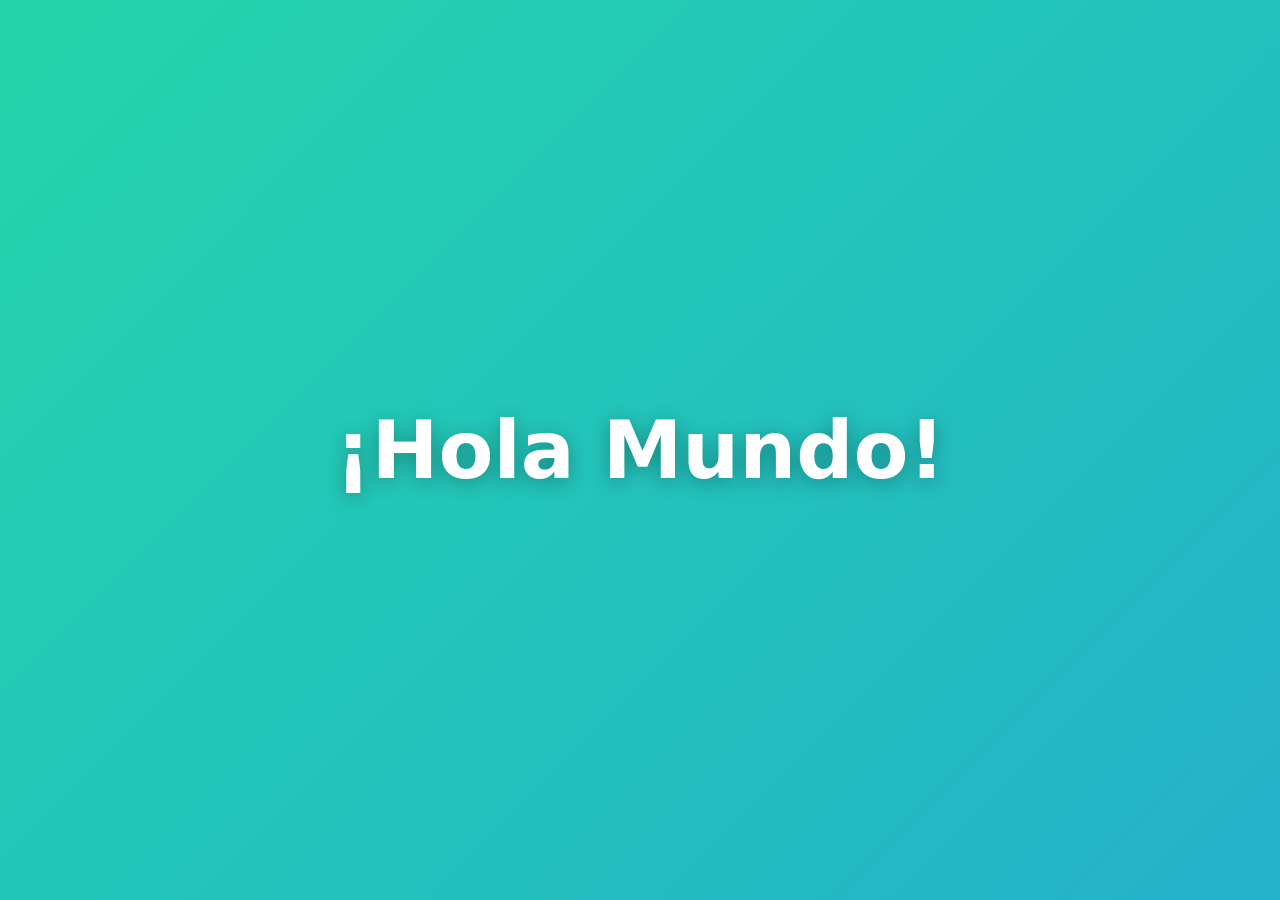
<file: TrabajoIntegrado/index.html>
<!DOCTYPE html>
<html lang="es">
<head>
  <meta charset="UTF-8">
  <meta name="viewport" content="width=device-width, initial-scale=1.0">
  <title>¡Hola Mundo!</title>
  <link rel="stylesheet" href="style.css">
  <link rel="icon" href="LOGO.png">
</head>
<body>

  <h1>¡Hola Mundo!</h1>

</body>
</html>
</file>
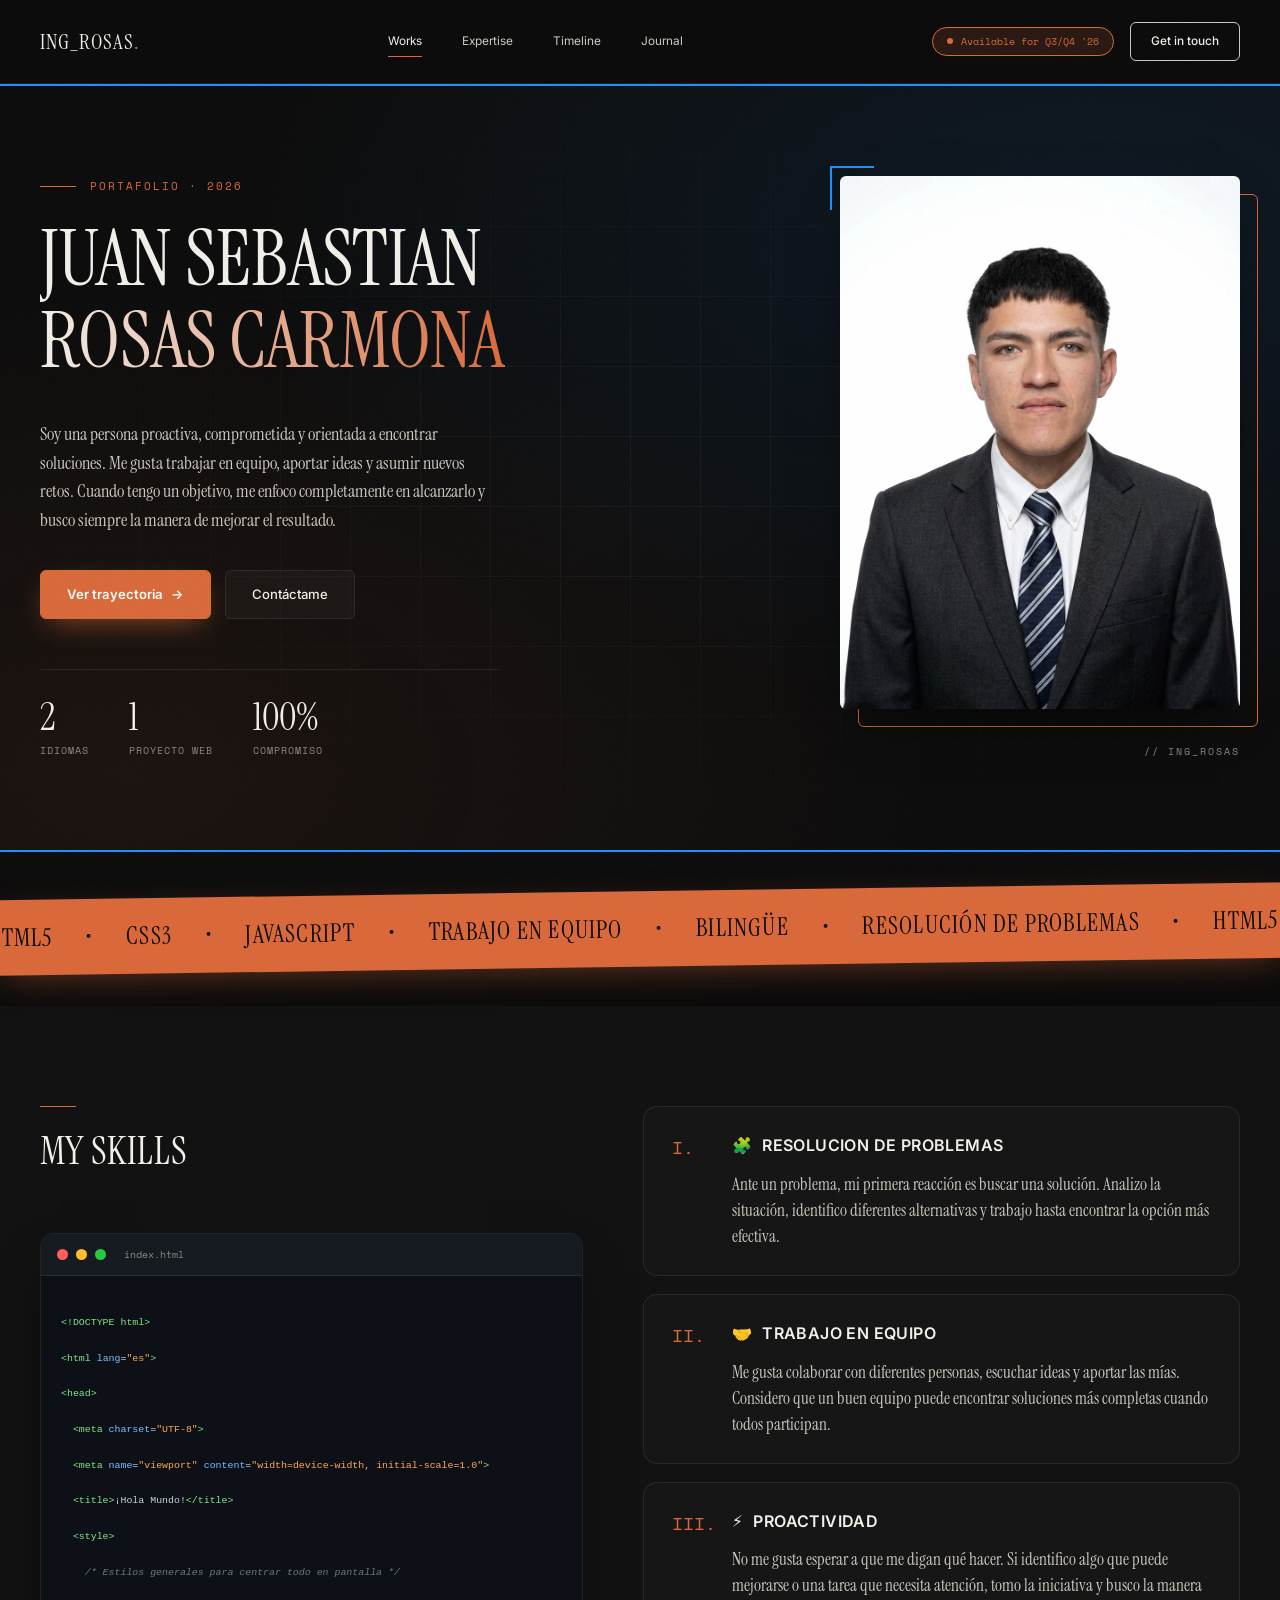
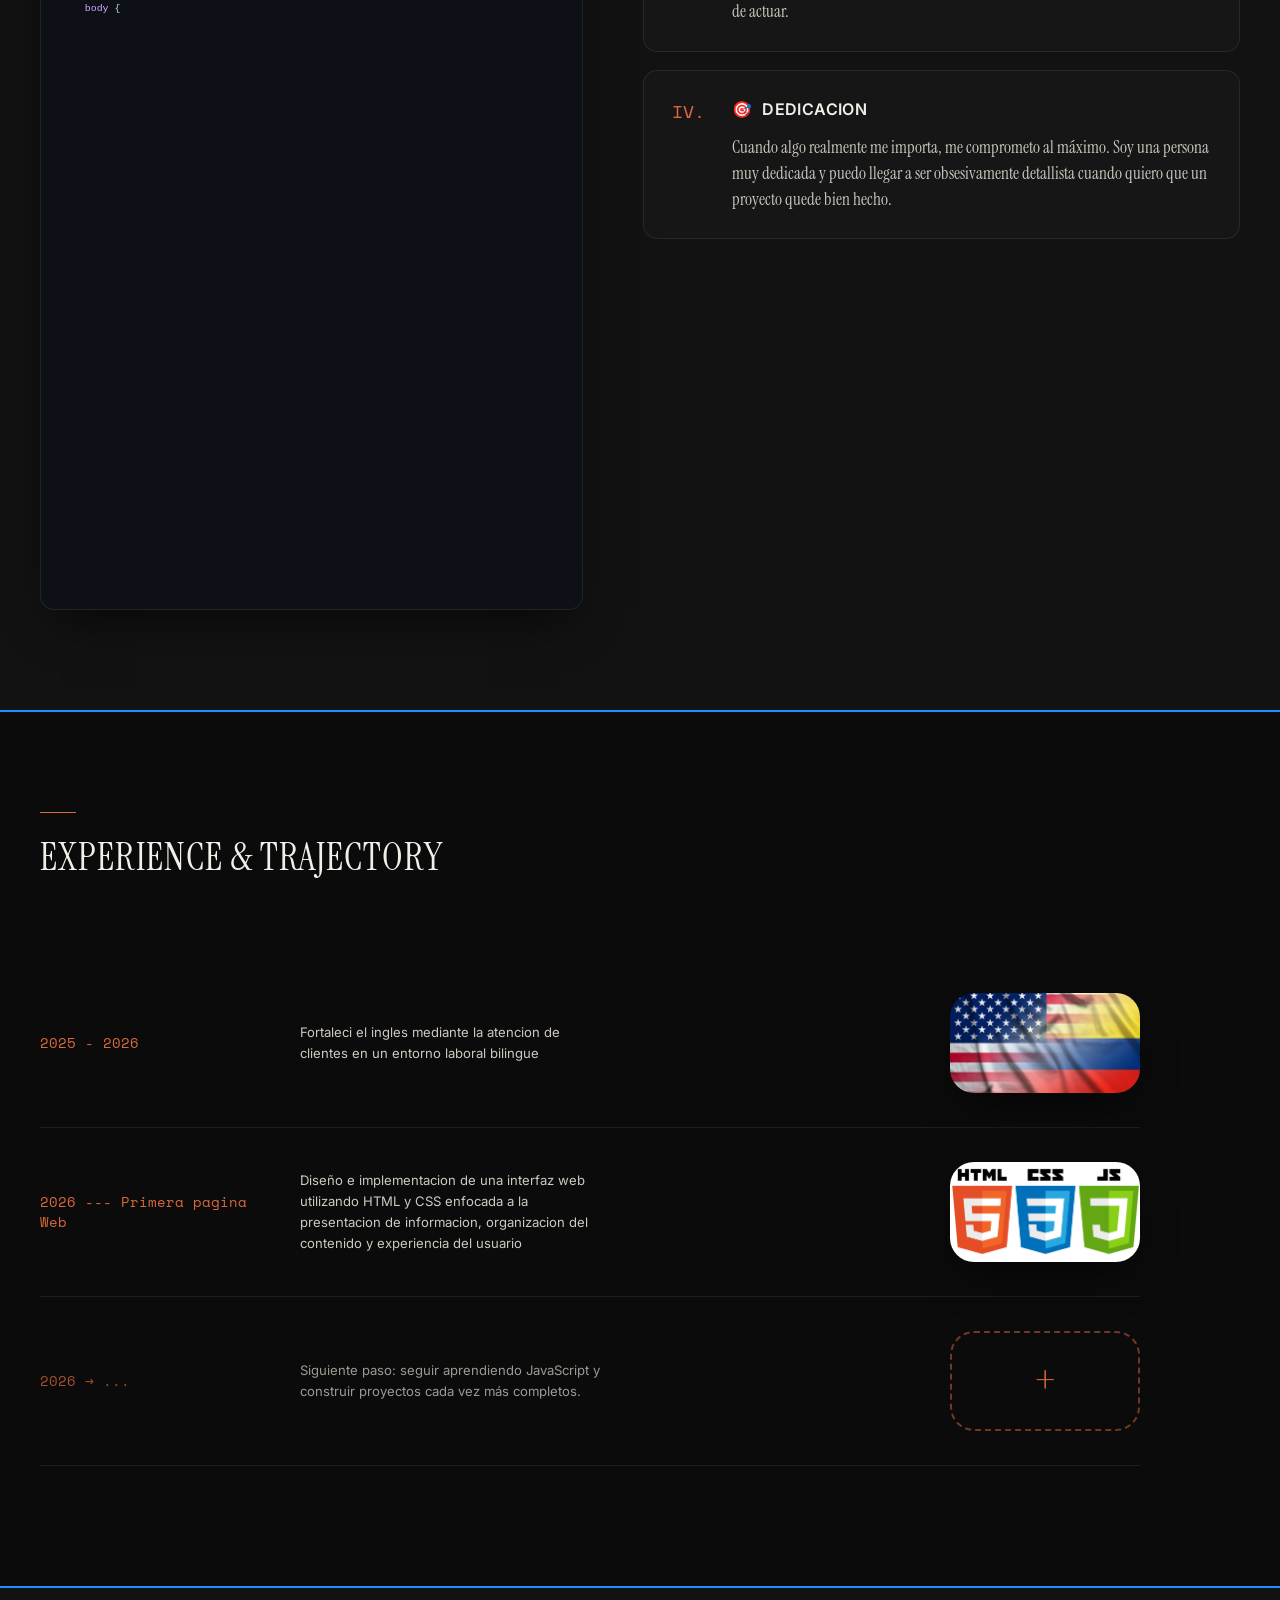
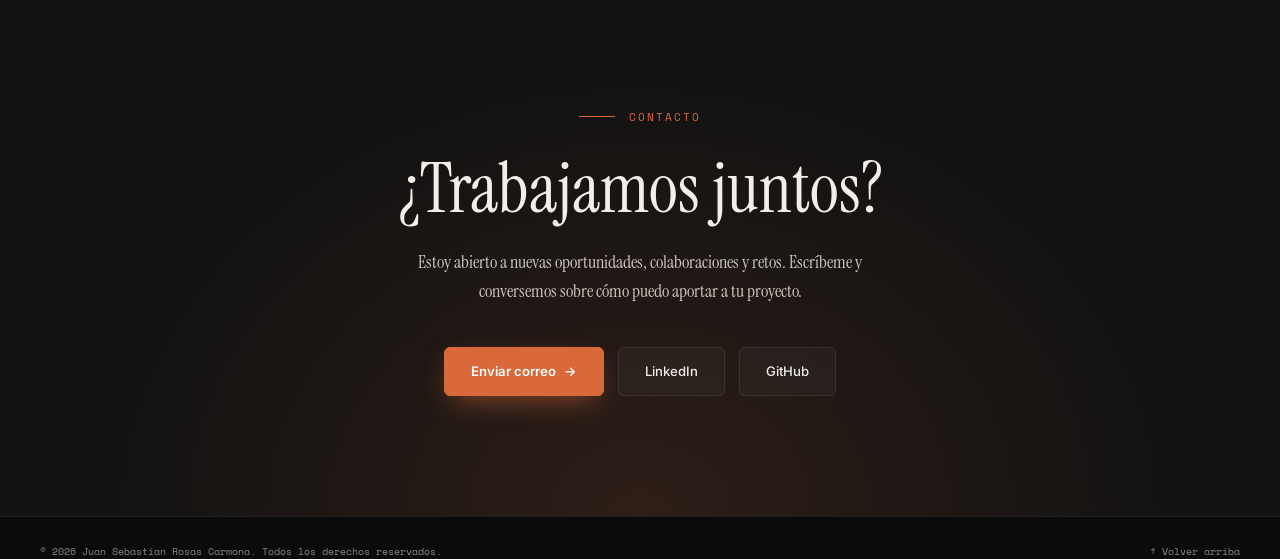
<file: AplicacionWeb/HojaDeVida.html>
<!DOCTYPE html>
<html lang="es">
<head>
  <meta charset="UTF-8">
  <meta name="viewport" content="width=device-width, initial-scale=1.0">

 
  <title>Juan Sebastian Rosas Carmona | Portafolio</title>
  <meta name="description" content="Portafolio de Juan Sebastian Rosas Carmona: persona proactiva, comprometida y orientada a soluciones. Experiencia, habilidades y primeros proyectos web con HTML, CSS y JavaScript.">
  <meta name="author" content="Juan Sebastian Rosas Carmona">
  <meta name="theme-color" content="#0b0b0b">

  
  <meta property="og:type" content="website">
  <meta property="og:title" content="Juan Sebastian Rosas Carmona | Portafolio">
  <meta property="og:description" content="Proactivo, comprometido y orientado a soluciones. Conoce mi trayectoria y habilidades.">
  <meta property="og:image" content="FotoMia.png">

  
  <link rel="icon" href="data:image/svg+xml,<svg xmlns='http://www.w3.org/2000/svg' viewBox='0 0 100 100'><text y='.9em' font-size='90'>👨‍💻</text></svg>">

  <!-- Fuentes -->
  <link rel="preconnect" href="https://fonts.googleapis.com">
  <link rel="preconnect" href="https://fonts.gstatic.com" crossorigin>
  <link href="https://fonts.googleapis.com/css2?family=Inter:wght@400;500;600;700&family=Instrument+Serif:ital@0;1&family=Space+Mono:wght@400;700&display=swap" rel="stylesheet">

  <link rel="stylesheet" href="styles.css">
  <script src="ValorAgregado.js" defer></script>
</head>

<body>

  
  <a href="#contenido" class="skip-link">Saltar al contenido</a>

  
  <div class="scroll-progress" id="scrollProgress" aria-hidden="true"></div>
  <div class="cursor-glow" id="cursorGlow" aria-hidden="true"></div>

  
  <header class="header" id="header">
    <a href="#inicio" class="logo" aria-label="Ir al inicio">ING_ROSAS<span>.</span></a>

    <nav class="nav" id="nav" aria-label="Navegación principal">
      <a href="#inicio" data-label="Works">Works</a>
      <a href="#skills" data-label="Expertise">Expertise</a>
      <a href="#experiencia" data-label="Timeline">Timeline</a>
      <a href="#contacto" data-label="Journal">Journal</a>
    </nav>

    <div class="header-actions">
      <span class="badge"><i class="dot" aria-hidden="true"></i> Available for Q3/Q4 '26</span>
      <a href="#contacto" class="btn btn-outline">Get in touch</a>
    </div>

    <button class="menu-toggle" id="menuToggle" aria-label="Abrir menú" aria-expanded="false" aria-controls="nav">
      <span></span><span></span>
    </button>
  </header>

  <main id="contenido">

   
    <section class="hero reveal" id="inicio" aria-labelledby="hero-title">
      <div class="hero-text">
        <p class="eyebrow"><span class="eyebrow-line"></span> Portafolio · 2026</p>

        <h1 id="hero-title">
          <span class="h1-line"><span>Juan Sebastian</span></span>
          <span class="h1-line"><span>Rosas Carmona</span></span>
        </h1>

        <p class="hero-desc">
          Soy una persona proactiva, comprometida y orientada a encontrar
          soluciones. Me gusta trabajar en equipo, aportar ideas y asumir
          nuevos retos. Cuando tengo un objetivo, me enfoco completamente en
          alcanzarlo y busco siempre la manera de mejorar el resultado.
        </p>

        <div class="hero-cta">
          <a href="#experiencia" class="btn btn-primary">Ver trayectoria <span aria-hidden="true">→</span></a>
          <a href="#contacto" class="btn btn-ghost">Contáctame</a>
        </div>

        
        <ul class="hero-stats" aria-label="Datos rápidos">
          <li>
            <strong data-count="2">0</strong><span>Idiomas</span>
          </li>
          <li>
            <strong data-count="1">0</strong><span>Proyecto web</span>
          </li>
          <li>
            <strong data-count="100" data-suffix="%">0</strong><span>Compromiso</span>
          </li>
        </ul>
      </div>

      <figure class="hero-photo">
        <div class="photo-frame">
          <img src="FotoMia.png" alt="Foto de Juan Sebastian Rosas Carmona" fetchpriority="high" decoding="async">
        </div>
        <span class="photo-tag" aria-hidden="true">// ING_ROSAS</span>
      </figure>
    </section>

    
    <div class="ticker" aria-hidden="true">
      <div class="ticker-track">
        <span>HTML5</span><span>•</span>
        <span>CSS3</span><span>•</span>
        <span>JavaScript</span><span>•</span>
        <span>Trabajo en equipo</span><span>•</span>
        <span>Bilingüe</span><span>•</span>
        <span>Resolución de problemas</span><span>•</span>
        <!-- Se repite para que el bucle sea continuo -->
        <span>HTML5</span><span>•</span>
        <span>CSS3</span><span>•</span>
        <span>JavaScript</span><span>•</span>
        <span>Trabajo en equipo</span><span>•</span>
        <span>Bilingüe</span><span>•</span>
        <span>Resolución de problemas</span><span>•</span>
      </div>
    </div>

    
    <section class="skills" id="skills" aria-labelledby="skills-title">
      <div class="skills-left">
        <span class="line"></span>
        <h2 id="skills-title">MY SKILLS</h2>

        
        <figure class="code-window">
          <figcaption class="code-bar">
            <span class="win-dot red"></span>
            <span class="win-dot yellow"></span>
            <span class="win-dot green"></span>
            <span class="code-filename">index.html</span>
          </figcaption>

          <pre class="code" id="code" aria-label="Ejemplo de código HTML y CSS"><code>
<span class="l"><span class="tag">&lt;!DOCTYPE html&gt;</span></span>
<span class="l"><span class="tag">&lt;html</span> <span class="attr">lang</span>=<span class="str">"es"</span><span class="tag">&gt;</span></span>
<span class="l"><span class="tag">&lt;head&gt;</span></span>
<span class="l">  <span class="tag">&lt;meta</span> <span class="attr">charset</span>=<span class="str">"UTF-8"</span><span class="tag">&gt;</span></span>
<span class="l">  <span class="tag">&lt;meta</span> <span class="attr">name</span>=<span class="str">"viewport"</span> <span class="attr">content</span>=<span class="str">"width=device-width, initial-scale=1.0"</span><span class="tag">&gt;</span></span>
<span class="l">  <span class="tag">&lt;title&gt;</span>¡Hola Mundo!<span class="tag">&lt;/title&gt;</span></span>
<span class="l">  <span class="tag">&lt;style&gt;</span></span>
<span class="l">    <span class="cmt">/* Estilos generales para centrar todo en pantalla */</span></span>
<span class="l">    <span class="sel">body</span> {</span>
<span class="l">      <span class="prop">margin</span>: <span class="val">0</span>;</span>
<span class="l">      <span class="prop">height</span>: <span class="val">100vh</span>;</span>
<span class="l">      <span class="prop">display</span>: <span class="val">flex</span>;</span>
<span class="l">      <span class="prop">justify-content</span>: <span class="val">center</span>;</span>
<span class="l">      <span class="prop">align-items</span>: <span class="val">center</span>;</span>
<span class="l">      <span class="prop">background-color</span>: <span class="val">#0a0f12</span>;</span>
<span class="l">      <span class="prop">font-family</span>: <span class="str">'Segoe UI'</span>, system-ui, sans-serif;</span>
<span class="l">      <span class="prop">overflow</span>: <span class="val">hidden</span>;</span>
<span class="l">    }</span>
<span class="l"></span>
<span class="l">    <span class="cmt">/* Texto con degradado animado y sombra brillante */</span></span>
<span class="l">    <span class="sel">h1</span> {</span>
<span class="l">      <span class="prop">font-size</span>: <span class="val">5rem</span>;</span>
<span class="l">      <span class="prop">font-weight</span>: <span class="val">900</span>;</span>
<span class="l">      <span class="prop">letter-spacing</span>: <span class="val">-2px</span>;</span>
<span class="l">      <span class="prop">margin</span>: <span class="val">0</span>;</span>
</code></pre>
        </figure>
      </div>

      <div class="skills-right">

        <article class="skill reveal">
          <span class="num" aria-hidden="true">I.</span>
          <div class="skill-body">
            <h3><span class="skill-icon" aria-hidden="true">🧩</span> RESOLUCION DE PROBLEMAS</h3>
            <p>Ante un problema, mi primera reacción es buscar una solución. Analizo la situación, identifico diferentes alternativas y trabajo hasta encontrar la opción más efectiva.</p>
          </div>
        </article>

        <article class="skill reveal">
          <span class="num" aria-hidden="true">II.</span>
          <div class="skill-body">
            <h3><span class="skill-icon" aria-hidden="true">🤝</span> TRABAJO EN EQUIPO</h3>
            <p>Me gusta colaborar con diferentes personas, escuchar ideas y aportar las mías. Considero que un buen equipo puede encontrar soluciones más completas cuando todos participan.</p>
          </div>
        </article>

        <article class="skill reveal">
          <span class="num" aria-hidden="true">III.</span>
          <div class="skill-body">
            <h3><span class="skill-icon" aria-hidden="true">⚡</span> PROACTIVIDAD</h3>
            <p>No me gusta esperar a que me digan qué hacer. Si identifico algo que puede mejorarse o una tarea que necesita atención, tomo la iniciativa y busco la manera de actuar.</p>
          </div>
        </article>

        <article class="skill reveal">
          <span class="num" aria-hidden="true">IV.</span>
          <div class="skill-body">
            <h3><span class="skill-icon" aria-hidden="true">🎯</span> DEDICACION</h3>
            <p>Cuando algo realmente me importa, me comprometo al máximo. Soy una persona muy dedicada y puedo llegar a ser obsesivamente detallista cuando quiero que un proyecto quede bien hecho.</p>
          </div>
        </article>

      </div>
    </section>

    <section class="experience" id="experiencia" aria-labelledby="exp-title">
      <div class="section-head reveal">
        <span class="line"></span>
        <h2 id="exp-title">EXPERIENCE &amp; TRAJECTORY</h2>
      </div>

      <ol class="timeline">

        <li class="row reveal">
          <span class="year">2025 - 2026</span>
          <p>Fortaleci el ingles mediante la atencion de clientes en un entorno laboral bilingue</p>
          <div class="thumb">
            <img src="imagenColEEUU.png" alt="Banderas de Estados Unidos y Colombia" loading="lazy" decoding="async">
          </div>
        </li>

        <li class="row reveal">
          <span class="year">2026 --- Primera pagina Web</span>
          <p>Diseño e implementacion de una interfaz web utilizando HTML y CSS enfocada a la presentacion de informacion, organizacion del contenido y experiencia del usuario</p>
          <div class="thumb">
            <img src="lenguajes.png" alt="Logos de HTML y CSS" loading="lazy" decoding="async">
          </div>
        </li>

        <li class="row row-next reveal" aria-label="Próximo capítulo">
          <span class="year">2026 → ...</span>
          <p>Siguiente paso: seguir aprendiendo JavaScript y construir proyectos cada vez más completos.</p>
          <div class="thumb thumb-next" aria-hidden="true"><span>+</span></div>
        </li>

      </ol>
    </section>

    
    <section class="contact" id="contacto" aria-labelledby="contact-title">
      <div class="contact-inner reveal">
        <p class="eyebrow"><span class="eyebrow-line"></span> Contacto</p>
        <h2 id="contact-title">¿Trabajamos juntos?</h2>
        <p class="contact-text">
          Estoy abierto a nuevas oportunidades, colaboraciones y retos.
          Escríbeme y conversemos sobre cómo puedo aportar a tu proyecto.
        </p>

        
        <div class="contact-links">
          <a href="mailto:tucorreo@ejemplo.com" class="btn btn-primary">Enviar correo <span aria-hidden="true">→</span></a>
          <a href="https://www.linkedin.com/in/tu-usuario" target="_blank" rel="noopener noreferrer" class="btn btn-ghost">LinkedIn</a>
          <a href="https://github.com/tu-usuario" target="_blank" rel="noopener noreferrer" class="btn btn-ghost">GitHub</a>
        </div>
      </div>
    </section>

  </main>

  
  <footer class="footer">
    <p>© <span id="year">2026</span> Juan Sebastian Rosas Carmona. Todos los derechos reservados.</p>
    <a href="#inicio" class="back-top" aria-label="Volver arriba">↑ Volver arriba</a>
  </footer>

</body>
</html>
</file>
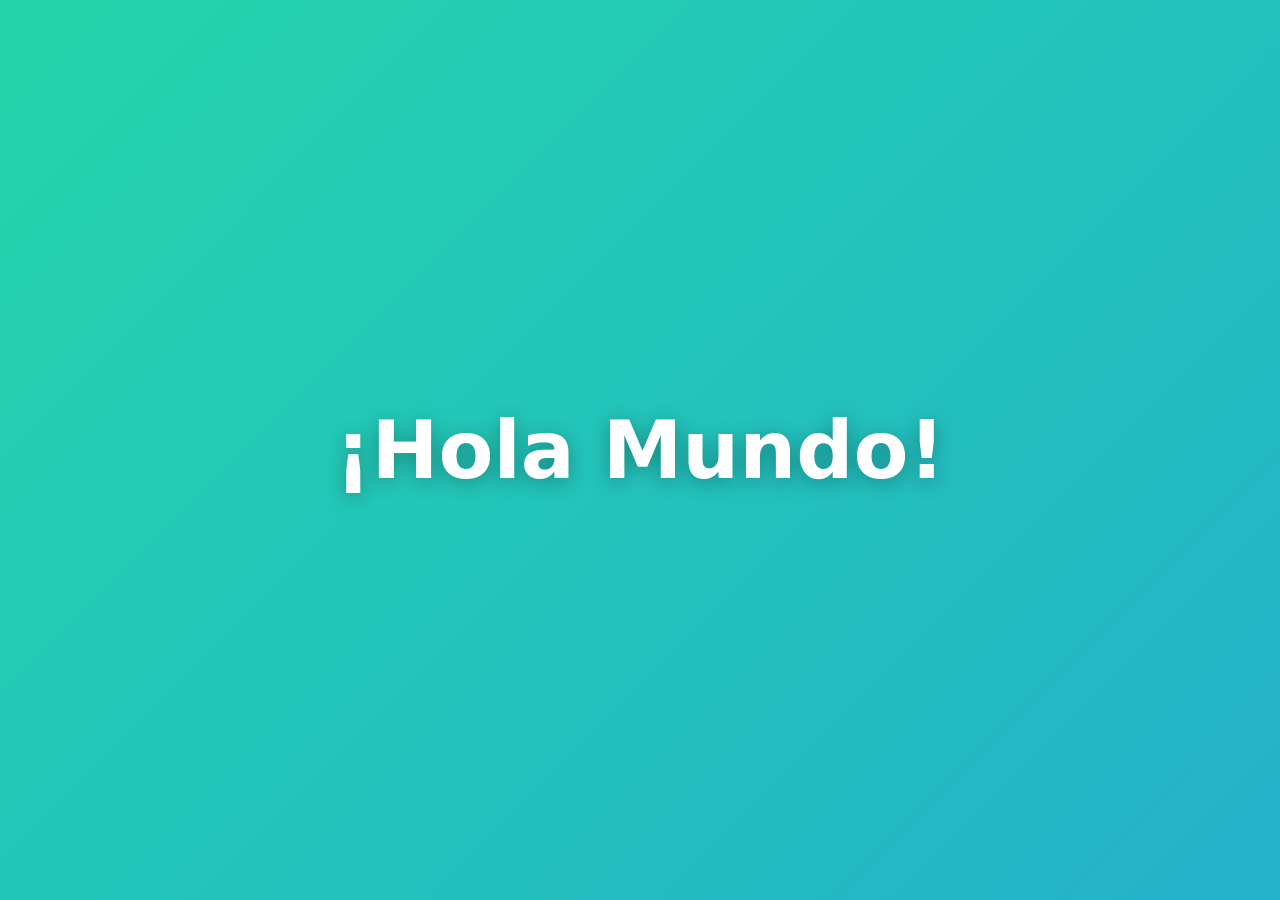
<file: TrabajoIntegrado/TodoEnUnFile.html>
<!DOCTYPE html>
<html lang="es">
<head>
  <meta charset="UTF-8">
  <meta name="viewport" content="width=device-width, initial-scale=1.0">
  <title>¡Hola Mundo!</title>
  <link rel="icon" href="LOGO.png">

  <style>
    
    body {
      margin: 0;
      height: 100vh;
      display: flex;
      justify-content: center;
      align-items: center;

      /* Fondo con degradado animado */
      background: linear-gradient(-45deg, #ee7752, #e73c7e, #23a6d5, #23d5ab);
      background-size: 400% 400%;
      animation: moverFondo 12s ease infinite;

      font-family: 'Segoe UI', system-ui, sans-serif;
    }

    
    h1 {
      margin: 0;
      color: #ffffff;
      font-size: 5rem;
      font-weight: 800;
      text-align: center;
      text-shadow: 0 4px 20px rgba(0, 0, 0, 0.3);
    }

    
    @keyframes moverFondo {
      0%   { background-position: 0% 50%; }
      50%  { background-position: 100% 50%; }
      100% { background-position: 0% 50%; }
    }
  </style>
</head>
<body>

  <h1>¡Hola Mundo!</h1>

</body>
</html>
</file>
<file: TrabajoIntegrado/style.css>
body {
  margin: 0;
  height: 100vh;
  display: flex;
  justify-content: center;
  align-items: center;

  
  background: linear-gradient(-45deg, #ee7752, #e73c7e, #23a6d5, #23d5ab);
  background-size: 400% 400%;
  animation: moverFondo 12s ease infinite;

  font-family: 'Segoe UI', system-ui, sans-serif;
}


h1 {
  margin: 0;
  color: #ffffff;
  font-size: 5rem;
  font-weight: 800;
  text-align: center;
  text-shadow: 0 4px 20px rgba(0, 0, 0, 0.3);
}


@keyframes moverFondo {
  0%   { background-position: 0% 50%; }
  50%  { background-position: 100% 50%; }
  100% { background-position: 0% 50%; }
}
</file>
<file: AplicacionWeb/styles.css>
:root {
  --bg: #0b0b0b;
  --bg-soft: #121212;
  --bg-card: #161616;
  --text: #f2efe9;
  --muted: #cfcac1;
  --muted-2: #8d8981;
  --accent: #d9693a;
  --accent-soft: rgba(217, 105, 58, 0.14);
  --blue: #1e8fff;
  --line: rgba(255, 255, 255, 0.08);

  --font-display: 'Instrument Serif', Georgia, serif;
  --font-body: 'Inter', system-ui, sans-serif;
  --font-mono: 'Space Mono', monospace;

  --ease: cubic-bezier(0.2, 0.8, 0.2, 1);
  --radius: 14px;
  --shadow: 0 20px 50px -20px rgba(0, 0, 0, 0.8);
}

*,
*::before,
*::after {
  margin: 0;
  padding: 0;
  box-sizing: border-box;
}

html {
  scroll-behavior: smooth;
  scroll-padding-top: 80px; 
}

body {
  background: var(--bg);
  color: var(--text);
  font-family: var(--font-body);
  line-height: 1.6;
  overflow-x: hidden;
  -webkit-font-smoothing: antialiased;
}

a {
  color: inherit;
  text-decoration: none;
}

ul,
ol {
  list-style: none;
}

img {
  display: block;
  max-width: 100%;
}

::selection {
  background: var(--accent);
  color: #fff;
}


::-webkit-scrollbar { width: 10px; height: 10px; }
::-webkit-scrollbar-track { background: var(--bg); }
::-webkit-scrollbar-thumb {
  background: #2a2a2a;
  border-radius: 10px;
  border: 2px solid var(--bg);
}
::-webkit-scrollbar-thumb:hover { background: var(--accent); }


:focus-visible {
  outline: 2px solid var(--accent);
  outline-offset: 3px;
  border-radius: 4px;
}


body::before {
  content: '';
  position: fixed;
  inset: 0;
  z-index: 1000;
  pointer-events: none;
  opacity: 0.035;
  background-image: url("data:image/svg+xml,%3Csvg xmlns='http://www.w3.org/2000/svg' width='160' height='160'%3E%3Cfilter id='n'%3E%3CfeTurbulence type='fractalNoise' baseFrequency='0.85' numOctaves='2' stitchTiles='stitch'/%3E%3C/filter%3E%3Crect width='100%25' height='100%25' filter='url(%23n)'/%3E%3C/svg%3E");
}


.skip-link {
  position: fixed;
  top: -60px;
  left: 20px;
  z-index: 2000;
  padding: 10px 18px;
  background: var(--accent);
  color: #fff;
  font-size: 0.8rem;
  font-weight: 600;
  border-radius: 6px;
  transition: top 0.3s var(--ease);
}

.skip-link:focus {
  top: 16px;
}


.scroll-progress {
  position: fixed;
  top: 0;
  left: 0;
  z-index: 1100;
  width: 0;
  height: 3px;
  background: linear-gradient(90deg, var(--accent), var(--blue));
  box-shadow: 0 0 12px var(--accent);
}


.cursor-glow {
  position: fixed;
  top: 0;
  left: 0;
  z-index: 1;
  width: 520px;
  height: 520px;
  margin: -260px 0 0 -260px;
  pointer-events: none;
  background: radial-gradient(circle, rgba(217, 105, 58, 0.13), transparent 65%);
  transform: translate3d(var(--mx, -999px), var(--my, -999px), 0);
  transition: opacity 0.4s;
  will-change: transform;
}

main,
.footer {
  position: relative;
  z-index: 2;
}



.header {
  position: sticky;
  top: 0;
  z-index: 100;
  display: flex;
  align-items: center;
  justify-content: space-between;
  padding: 22px 40px;
  background: rgba(11, 11, 11, 0.75);
  backdrop-filter: blur(14px) saturate(140%);
  -webkit-backdrop-filter: blur(14px) saturate(140%);
  border-bottom: 1px solid var(--line);
  transition: padding 0.4s var(--ease), background 0.4s, box-shadow 0.4s;
}


.header.scrolled {
  padding: 14px 40px;
  background: rgba(11, 11, 11, 0.92);
  box-shadow: 0 10px 30px -15px rgba(0, 0, 0, 0.9);
}

.logo {
  font-family: var(--font-display);
  font-size: 1.3rem;
  letter-spacing: 1px;
  transition: letter-spacing 0.4s var(--ease);
}

.logo:hover {
  letter-spacing: 3px;
}

.logo span {
  color: var(--accent);
}

.nav {
  display: flex;
  gap: 40px;
  font-size: 0.74rem;
  color: var(--muted);
}

.nav a {
  position: relative;
  padding: 4px 0;
  transition: color 0.3s;
}

.nav a::after {
  content: '';
  position: absolute;
  left: 0;
  bottom: -2px;
  width: 100%;
  height: 1px;
  background: var(--accent);
  transform: scaleX(0);
  transform-origin: right;
  transition: transform 0.4s var(--ease);
}

.nav a:hover,
.nav a.active {
  color: var(--text);
}

.nav a:hover::after,
.nav a.active::after {
  transform: scaleX(1);
  transform-origin: left;
}

.header-actions {
  display: flex;
  align-items: center;
  gap: 16px;
}

.badge {
  display: inline-flex;
  align-items: center;
  gap: 8px;
  padding: 6px 14px;
  border: 1px solid var(--accent);
  border-radius: 999px;
  background: var(--accent-soft);
  font-family: var(--font-mono);
  font-size: 0.6rem;
  color: var(--accent);
  white-space: nowrap;
}

.dot {
  width: 6px;
  height: 6px;
  border-radius: 50%;
  background: var(--accent);
  box-shadow: 0 0 0 0 rgba(217, 105, 58, 0.7);
  animation: pulse 2s infinite;
}

@keyframes pulse {
  0%   { box-shadow: 0 0 0 0 rgba(217, 105, 58, 0.7); }
  70%  { box-shadow: 0 0 0 8px rgba(217, 105, 58, 0); }
  100% { box-shadow: 0 0 0 0 rgba(217, 105, 58, 0); }
}


.menu-toggle {
  display: none;
  background: none;
  border: none;
  cursor: pointer;
  width: 32px;
  height: 32px;
  position: relative;
}

.menu-toggle span {
  position: absolute;
  left: 4px;
  width: 24px;
  height: 2px;
  background: var(--text);
  transition: transform 0.3s var(--ease);
}

.menu-toggle span:first-child { top: 11px; }
.menu-toggle span:last-child  { top: 19px; }

.menu-toggle.open span:first-child { transform: translateY(4px) rotate(45deg); }
.menu-toggle.open span:last-child  { transform: translateY(-4px) rotate(-45deg); }



.btn {
  position: relative;
  display: inline-flex;
  align-items: center;
  gap: 8px;
  padding: 9px 20px;
  border: 1px solid var(--muted);
  border-radius: 6px;
  font-size: 0.74rem;
  font-weight: 500;
  cursor: pointer;
  overflow: hidden;
  transition: background 0.3s, color 0.3s, border-color 0.3s,
              transform 0.3s var(--ease), box-shadow 0.3s;
}

.btn:hover {
  transform: translateY(-3px);
}


.btn-outline:hover {
  background: var(--text);
  color: var(--bg);
}


.btn-primary {
  padding: 13px 26px;
  border-color: var(--accent);
  background: var(--accent);
  color: #fff;
  font-size: 0.82rem;
  font-weight: 600;
  box-shadow: 0 10px 30px -10px rgba(217, 105, 58, 0.7);
}

.btn-primary span {
  transition: transform 0.3s var(--ease);
}

.btn-primary:hover {
  background: #e97a4a;
  border-color: #e97a4a;
  box-shadow: 0 16px 36px -10px rgba(217, 105, 58, 0.9);
}

.btn-primary:hover span {
  transform: translateX(5px);
}


.btn-ghost {
  padding: 13px 26px;
  border-color: var(--line);
  background: rgba(255, 255, 255, 0.03);
  font-size: 0.82rem;
}

.btn-ghost:hover {
  border-color: var(--accent);
  color: var(--accent);
  background: var(--accent-soft);
}


.hero {
  position: relative;
  display: grid;
  grid-template-columns: 1fr 1fr;
  align-items: center;
  gap: 60px;
  padding: 90px 40px;
  min-height: 85vh;
  border-top: 2px solid var(--blue);
  border-bottom: 2px solid var(--blue);
  background:
    radial-gradient(ellipse at 85% 20%, rgba(30, 143, 255, 0.10), transparent 55%),
    radial-gradient(ellipse at 10% 90%, rgba(217, 105, 58, 0.08), transparent 50%),
    var(--bg);
  overflow: hidden;
}


.hero::before {
  content: '';
  position: absolute;
  inset: 0;
  background-image:
    linear-gradient(var(--line) 1px, transparent 1px),
    linear-gradient(90deg, var(--line) 1px, transparent 1px);
  background-size: 70px 70px;
  mask-image: radial-gradient(ellipse at center, #000 20%, transparent 75%);
  -webkit-mask-image: radial-gradient(ellipse at center, #000 20%, transparent 75%);
  opacity: 0.5;
  pointer-events: none;
}

.hero-text,
.hero-photo {
  position: relative;
  z-index: 1;
}

.eyebrow {
  display: flex;
  align-items: center;
  gap: 14px;
  margin-bottom: 26px;
  font-family: var(--font-mono);
  font-size: 0.7rem;
  letter-spacing: 2px;
  text-transform: uppercase;
  color: var(--accent);
}

.eyebrow-line {
  width: 36px;
  height: 1px;
  background: var(--accent);
}

.hero h1 {
  font-family: var(--font-display);
  font-weight: 400;
  font-size: clamp(2.8rem, 6vw, 5.2rem);
  line-height: 1;
  text-transform: uppercase;
  margin-bottom: 36px;
}


.h1-line {
  display: block;
  overflow: hidden;
  padding-bottom: 0.06em;
}

.h1-line span {
  display: inline-block;
  transform: translateY(110%);
  animation: lineUp 1.1s var(--ease) forwards;
}

.h1-line:nth-child(2) span {
  animation-delay: 0.15s;
  background: linear-gradient(90deg, var(--text), var(--accent));
  -webkit-background-clip: text;
  background-clip: text;
  -webkit-text-fill-color: transparent;
}

@keyframes lineUp {
  to { transform: translateY(0); }
}

.hero-desc {
  max-width: 460px;
  font-family: var(--font-display);
  font-size: 1.15rem;
  line-height: 1.55;
  color: var(--muted);
}

.hero-cta {
  display: flex;
  flex-wrap: wrap;
  gap: 14px;
  margin-top: 36px;
}


.hero-stats {
  display: flex;
  gap: 40px;
  margin-top: 50px;
  padding-top: 28px;
  border-top: 1px solid var(--line);
  max-width: 460px;
}

.hero-stats li {
  display: flex;
  flex-direction: column;
}

.hero-stats strong {
  font-family: var(--font-display);
  font-size: 2.4rem;
  font-weight: 400;
  line-height: 1;
  color: var(--text);
}

.hero-stats span {
  margin-top: 6px;
  font-family: var(--font-mono);
  font-size: 0.62rem;
  letter-spacing: 1px;
  text-transform: uppercase;
  color: var(--muted-2);
}


.hero-photo {
  justify-self: end;
  width: 100%;
  max-width: 400px;
}

.photo-frame {
  position: relative;
  border-radius: 6px;
  box-shadow: var(--shadow);
  transition: transform 0.6s var(--ease);
}


.photo-frame::before {
  content: '';
  position: absolute;
  inset: 18px -18px -18px 18px;
  z-index: -1;
  border: 1px solid var(--accent);
  border-radius: 6px;
  transition: inset 0.6s var(--ease);
}


.photo-frame::after {
  content: '';
  position: absolute;
  top: -10px;
  left: -10px;
  width: 44px;
  height: 44px;
  border-top: 2px solid var(--blue);
  border-left: 2px solid var(--blue);
}

.photo-frame img {
  width: 100%;
  height: 100%;
  object-fit: cover;
  border-radius: 6px;
  filter: grayscale(0.15) contrast(1.03);
  transition: filter 0.6s, transform 0.6s var(--ease);
}

.hero-photo:hover .photo-frame::before {
  inset: 10px -10px -10px 10px;
}

.hero-photo:hover .photo-frame img {
  filter: grayscale(0) contrast(1.05);
}

.photo-tag {
  display: block;
  margin-top: 34px;
  text-align: right;
  font-family: var(--font-mono);
  font-size: 0.65rem;
  letter-spacing: 2px;
  color: var(--muted-2);
}


.ticker {
  overflow: hidden;
  padding: 18px 0;
  background: var(--accent);
  color: #0b0b0b;
  transform: rotate(-0.8deg) scale(1.02);
  margin: 40px 0;
  box-shadow: 0 10px 40px -15px rgba(217, 105, 58, 0.6);
}

.ticker-track {
  display: flex;
  width: max-content;
  gap: 32px;
  animation: marquee 28s linear infinite;
}

.ticker:hover .ticker-track {
  animation-play-state: paused;
}

.ticker-track span {
  font-family: var(--font-display);
  font-size: 1.5rem;
  text-transform: uppercase;
  letter-spacing: 1px;
  white-space: nowrap;
}

@keyframes marquee {
  to { transform: translateX(-50%); }
}



.skills {
  display: grid;
  grid-template-columns: 1fr 1.1fr;
  gap: 60px;
  padding: 100px 40px;
  background: var(--bg-soft);
}

.skills h2,
.experience h2 {
  font-family: var(--font-display);
  font-weight: 400;
  font-size: clamp(1.8rem, 3vw, 2.4rem);
  letter-spacing: 1px;
}

.line {
  display: block;
  width: 36px;
  height: 1px;
  margin-bottom: 14px;
  background: var(--accent);
}


.code-window {
  margin-top: 50px;
  border: 1px solid var(--line);
  border-radius: var(--radius);
  background: #0d1117;
  box-shadow: var(--shadow);
  overflow: hidden;
  transition: transform 0.5s var(--ease), border-color 0.4s;
}

.code-window:hover {
  transform: translateY(-6px);
  border-color: rgba(217, 105, 58, 0.4);
}

.code-bar {
  display: flex;
  align-items: center;
  gap: 8px;
  padding: 12px 16px;
  background: #161b22;
  border-bottom: 1px solid var(--line);
}

.win-dot {
  width: 11px;
  height: 11px;
  border-radius: 50%;
}

.win-dot.red    { background: #ff5f56; }
.win-dot.yellow { background: #ffbd2e; }
.win-dot.green  { background: #27c93f; }

.code-filename {
  margin-left: 10px;
  font-family: var(--font-mono);
  font-size: 0.65rem;
  color: var(--muted-2);
}

.code {
  padding: 20px;
  font-family: var(--font-mono);
  font-size: 0.62rem;
  line-height: 1.75;
  color: #c9d1d9;
  overflow-x: auto;
}

.code .l {
  display: block;
  white-space: pre;
  opacity: 0;
  transform: translateX(-10px);
  transition: opacity 0.4s, transform 0.4s var(--ease);
}

.code .l.show {
  opacity: 1;
  transform: none;
}

.code .tag  { color: #7ee787; }
.code .attr { color: #79c0ff; }
.code .str  { color: #ffa657; }
.code .cmt  { color: #6e7681; font-style: italic; }
.code .sel  { color: #d2a8ff; }
.code .prop { color: #79c0ff; }
.code .val  { color: #ffa657; }


.skills-right {
  display: flex;
  flex-direction: column;
  gap: 18px;
}

.skill {
  position: relative;
  display: grid;
  grid-template-columns: 60px 1fr;
  align-items: start;
  padding: 26px 28px;
  border: 1px solid var(--line);
  border-radius: var(--radius);
  background: var(--bg-card);
  overflow: hidden;
  transition: transform 0.5s var(--ease), border-color 0.4s,
              box-shadow 0.4s, background 0.4s,
              opacity 0.8s ease;
}


.skill::before {
  content: '';
  position: absolute;
  left: 0;
  top: 0;
  width: 3px;
  height: 100%;
  background: var(--accent);
  transform: scaleY(0);
  transform-origin: top;
  transition: transform 0.5s var(--ease);
}

.skill:hover {
  transform: translateX(8px);
  border-color: rgba(217, 105, 58, 0.45);
  background: #1a1a1a;
  box-shadow: var(--shadow);
}

.skill:hover::before {
  transform: scaleY(1);
}

.num {
  font-family: var(--font-mono);
  font-size: 1.1rem;
  color: var(--accent);
  transition: transform 0.4s var(--ease);
}

.skill:hover .num {
  transform: translateX(4px) scale(1.1);
}

.skill h3 {
  display: flex;
  align-items: center;
  gap: 10px;
  margin-bottom: 12px;
  font-size: 1rem;
  font-weight: 600;
  letter-spacing: 0.4px;
}

.skill-icon {
  display: inline-block;
  transition: transform 0.5s var(--ease);
}

.skill:hover .skill-icon {
  transform: rotate(-12deg) scale(1.25);
}

.skill p {
  font-family: var(--font-display);
  font-size: 1.05rem;
  line-height: 1.55;
  color: var(--muted);
}



.experience {
  padding: 100px 40px 120px;
  border-top: 2px solid var(--blue);
}

.section-head {
  margin-bottom: 70px;
}

.timeline {
  position: relative;
  max-width: 1100px;
}

.row {
  position: relative;
  display: grid;
  grid-template-columns: 230px 1fr 260px;
  align-items: center;
  gap: 30px;
  padding: 34px 0;
  border-bottom: 1px solid var(--line);
  transition: padding 0.5s var(--ease), background 0.4s;
}


.row::after {
  content: '';
  position: absolute;
  left: 0;
  bottom: -1px;
  width: 100%;
  height: 1px;
  background: linear-gradient(90deg, var(--accent), transparent);
  transform: scaleX(0);
  transform-origin: left;
  transition: transform 0.7s var(--ease);
}

.row:hover::after {
  transform: scaleX(1);
}

.row:hover {
  padding-left: 14px;
}

.year {
  font-family: var(--font-mono);
  font-size: 0.85rem;
  line-height: 1.5;
  color: var(--accent);
}

.row p {
  max-width: 300px;
  font-size: 0.82rem;
  color: var(--muted);
}

.thumb {
  justify-self: end;
  width: 190px;
  height: 100px;
  border-radius: 24px;
  overflow: hidden;
  box-shadow: var(--shadow);
  transition: transform 0.5s var(--ease), box-shadow 0.5s;
}

.thumb img {
  width: 100%;
  height: 100%;
  object-fit: cover;
  transition: transform 0.6s var(--ease);
}

.row:hover .thumb {
  transform: rotate(-3deg) scale(1.04);
  box-shadow: 0 25px 50px -20px rgba(217, 105, 58, 0.5);
}

.row:hover .thumb img {
  transform: scale(1.1);
}


.row-next .year,
.row-next p {
  opacity: 0.75;
}

.thumb-next {
  display: grid;
  place-items: center;
  border: 2px dashed rgba(217, 105, 58, 0.5);
  background: transparent;
  box-shadow: none;
  font-family: var(--font-display);
  font-size: 2.6rem;
  color: var(--accent);
}

.thumb-next span {
  transition: transform 0.6s var(--ease);
}

.row-next:hover .thumb-next span {
  transform: rotate(90deg) scale(1.2);
}



.contact {
  position: relative;
  padding: 120px 40px;
  text-align: center;
  background:
    radial-gradient(ellipse at 50% 100%, rgba(217, 105, 58, 0.14), transparent 60%),
    var(--bg-soft);
  border-top: 2px solid var(--blue);
  overflow: hidden;
}

.contact-inner {
  max-width: 680px;
  margin: 0 auto;
}

.contact .eyebrow {
  justify-content: center;
}

.contact h2 {
  font-family: var(--font-display);
  font-weight: 400;
  font-size: clamp(2.4rem, 6vw, 4.4rem);
  line-height: 1.05;
  margin-bottom: 22px;
}

.contact-text {
  max-width: 520px;
  margin: 0 auto 40px;
  font-family: var(--font-display);
  font-size: 1.15rem;
  color: var(--muted);
}

.contact-links {
  display: flex;
  flex-wrap: wrap;
  justify-content: center;
  gap: 14px;
}



.footer {
  display: flex;
  align-items: center;
  justify-content: space-between;
  gap: 16px;
  padding: 26px 40px;
  border-top: 1px solid var(--line);
  background: var(--bg);
  font-family: var(--font-mono);
  font-size: 0.65rem;
  color: var(--muted-2);
}

.back-top {
  transition: color 0.3s, transform 0.3s var(--ease);
}

.back-top:hover {
  color: var(--accent);
  transform: translateY(-3px);
}



.reveal {
  opacity: 0;
  transform: translateY(36px);
  transition: opacity 0.9s ease, transform 0.9s var(--ease);
}

.reveal.visible {
  opacity: 1;
  transform: none;
}


@media (scripting: none) {
  .reveal,
  .code .l {
    opacity: 1;
    transform: none;
  }
}

@media (prefers-reduced-motion: reduce) {
  *,
  *::before,
  *::after {
    animation-duration: 0.01ms !important;
    animation-iteration-count: 1 !important;
    transition-duration: 0.01ms !important;
    scroll-behavior: auto !important;
  }

  .h1-line span {
    transform: none;
  }
}



@media (max-width: 1100px) {
  .row {
    grid-template-columns: 200px 1fr 200px;
  }

  .thumb {
    width: 160px;
    height: 90px;
  }
}

@media (max-width: 960px) {
  .header,
  .header.scrolled {
    padding: 16px 20px;
  }

  .badge {
    display: none;
  }

  .menu-toggle {
    display: block;
  }

  .nav {
    position: absolute;
    top: 100%;
    left: 0;
    right: 0;
    flex-direction: column;
    gap: 0;
    background: rgba(11, 11, 11, 0.97);
    border-bottom: 1px solid var(--line);
    max-height: 0;
    overflow: hidden;
    transition: max-height 0.45s var(--ease);
  }

  .nav.open {
    max-height: 320px;
  }

  .nav a {
    padding: 16px 20px;
    font-size: 0.9rem;
    border-top: 1px solid var(--line);
  }

  .nav a::after {
    display: none;
  }

  .hero,
  .skills {
    grid-template-columns: 1fr;
    padding: 60px 20px;
  }

  .hero {
    min-height: auto;
    gap: 70px;
  }

  .hero-photo {
    justify-self: center;
    max-width: 340px;
  }

  .photo-frame::before {
    inset: 14px -14px -14px 14px;
  }

  .ticker-track span {
    font-size: 1.2rem;
  }

  .experience {
    padding: 70px 20px 90px;
  }

  .row {
    grid-template-columns: 1fr;
    gap: 14px;
  }

  .row:hover {
    padding-left: 0;
  }

  .thumb {
    justify-self: start;
  }

  .row p {
    max-width: none;
  }

  .contact {
    padding: 90px 20px;
  }

  .footer {
    flex-direction: column;
    text-align: center;
    padding: 24px 20px;
  }
}

@media (max-width: 520px) {
  .hero-stats {
    gap: 24px;
  }

  .hero-stats strong {
    font-size: 2rem;
  }

  .skill {
    grid-template-columns: 44px 1fr;
    padding: 22px 18px;
  }

  .skill:hover {
    transform: none;
  }

  .btn-primary,
  .btn-ghost {
    width: 100%;
    justify-content: center;
  }

  .hero-cta,
  .contact-links {
    flex-direction: column;
  }
}


@media (hover: none) {
  .cursor-glow {
    display: none;
  }
}
</file>
